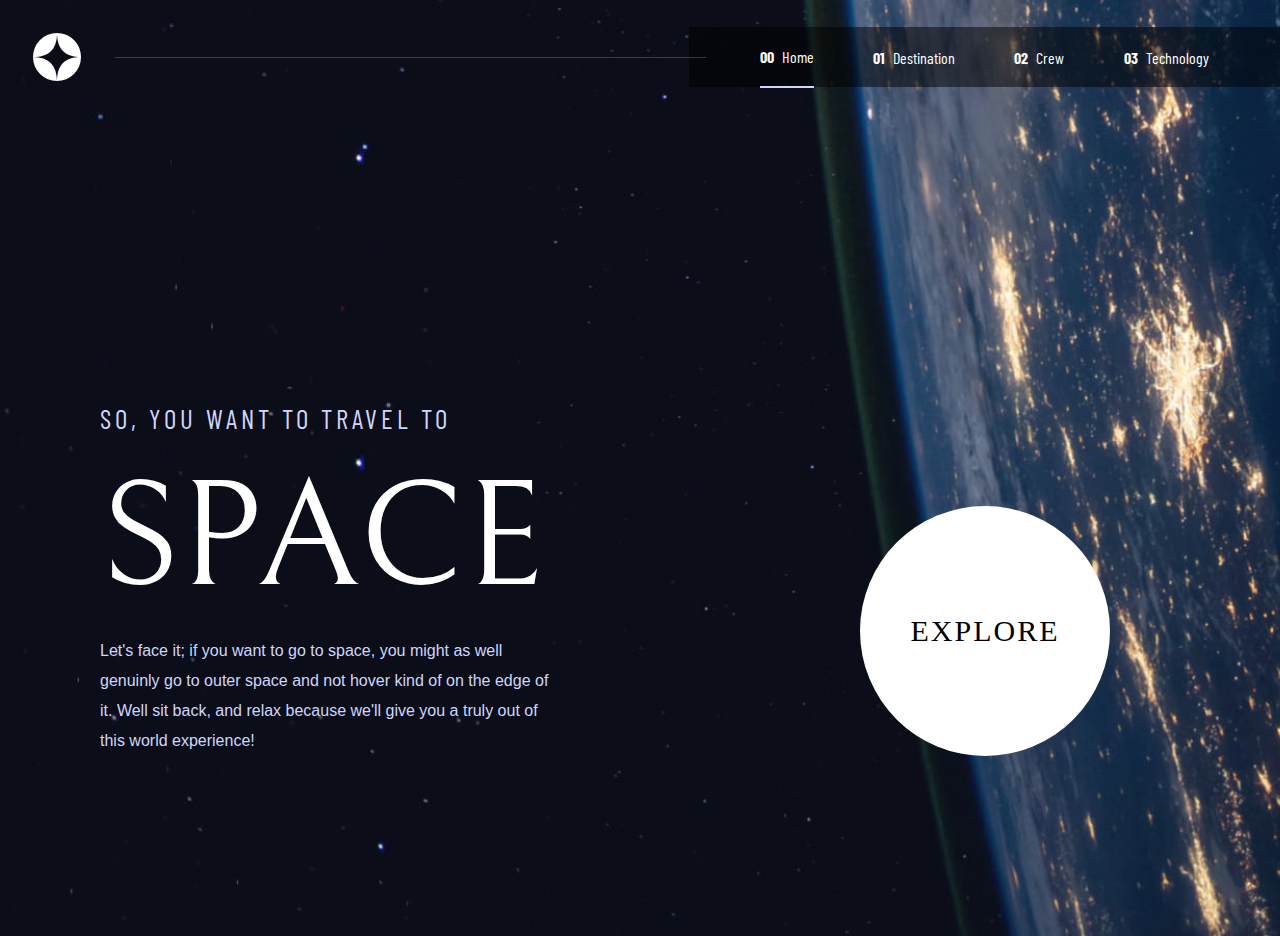
<file: index.html>
<!DOCTYPE html>
<html>
    <head>
        <meta charset="utf-8">
        <meta name="viewport" content="width=device-width, initial-scale=1">
        <title>Space Tourism Hompage</title>
        <!-- Favicon -->
        <link rel="icon" sizes="32x32" href="assets/shared/favicon-32x32.png">
        <!-- Fonts -->
        <link rel="preconnect" href="https://fonts.googleapis.com">
        <link rel="preconnect" href="https://fonts.gstatic.com" crossorigin>
        <link href="https://fonts.googleapis.com/css2?family=Barlow+Condensed&family=Bellefair&display=swap" rel="stylesheet"> 
        <!-- CSS Style Sheet -->
        <link rel="stylesheet"  href="styles/general_styles.css">
        <link rel="stylesheet" media="(min-width: 1001px)" href="styles/home_desktop_styles.css">
        <link rel="stylesheet" media="(min-width: 601px) and (max-width: 1000px)" href="styles/home_laptop_styles.css">
        <link rel="stylesheet" media="(max-width: 600px)" href="styles/home_mobile_styles.css">
    </head>

    <body>

        <div class="navbar-container">
            <link rel="stylesheet" href="styles/navbar_styles.css">
            <img class="navbar-icon" src="assets/shared/icon-hamburger.svg">
            <img class="navbar-logo" src="assets/shared/logo.svg">
            <div class="horizontal-line"></div> 
            <div class="navbar">
                <a id="home" href="index.html"><span>00&nbsp</span>Home</a>
                <a id="destination" href="destination.html"><span>01&nbsp</span>Destination</a>
                <a id="crew" href="crew.html"><span>02&nbsp</span>Crew</a>
                <a id="technology" href="technology.html"><span>03&nbsp</span>Technology</a>
            </div>
            <script src="scripts/navbar_script.js"></script>
        </div>

        <div class="home-layout-container">
            <div class="home-description">
                <h5>SO, YOU WANT TO TRAVEL TO</h5>
                <h1>SPACE</h1>
                <p>Let's face it; if you want to go to space, you might as well genuinly go to outer space and not hover kind of on the edge of it. 
                    Well sit back, and relax because we'll give you a truly out of this world experience!</p>
            </div>

            <button onclick="window.location.href='destination.html'">EXPLORE</button>

        </div>
    </body>

</html>
</file>
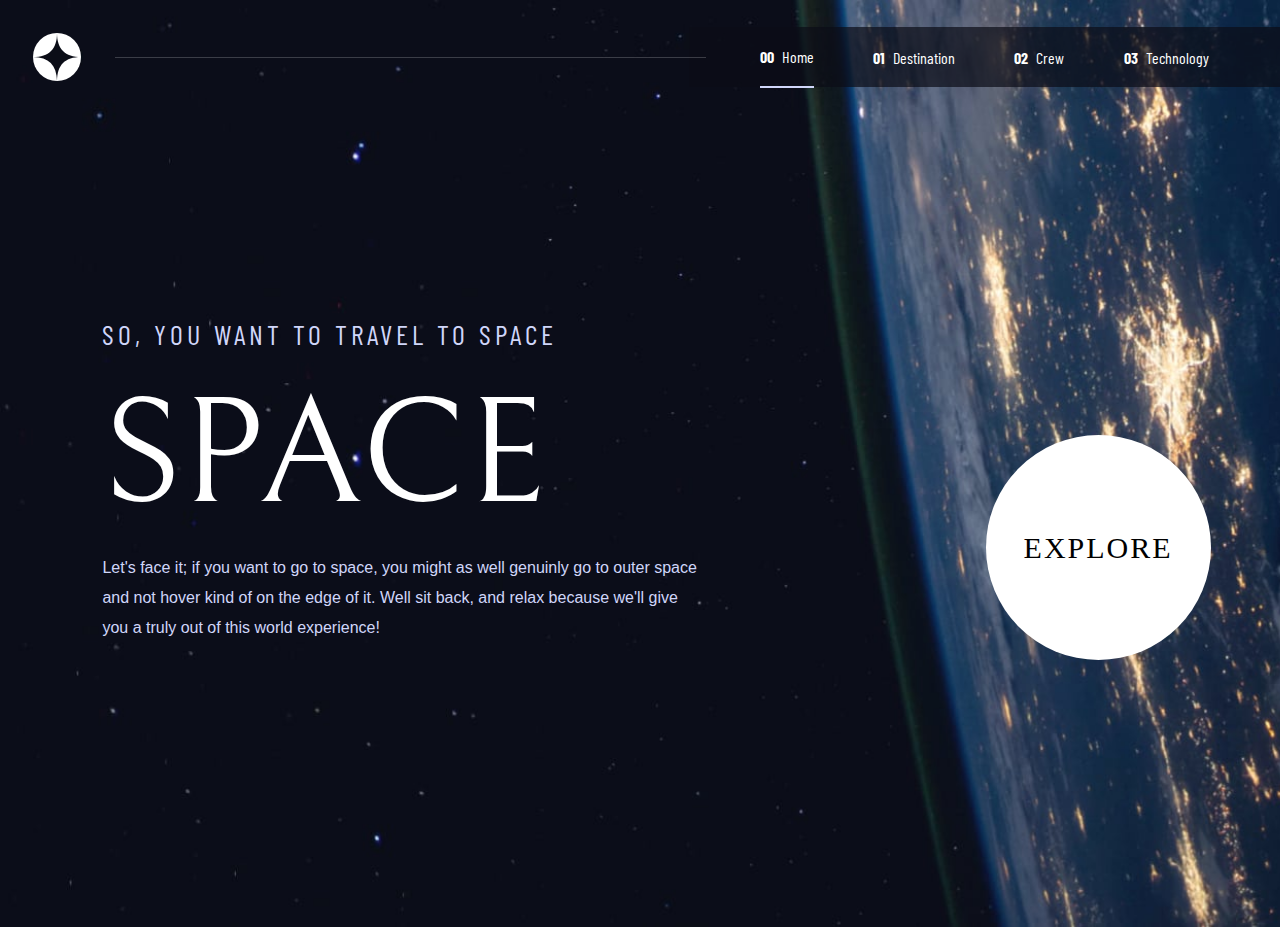
<file: elements/home-page/index.html>
<!DOCTYPE html>
<html>
    <head>
        <meta charset="utf-8">
        <meta name="viewport" content="width=device-width, initial-scale=1">
        <title>Space Tourism Hompage</title>
        <!-- Favicon -->
        <link rel="icon" sizes="32x32" href="../../assets/shared/favicon-32x32.png">
        <!-- Fonts -->
        <link rel="preconnect" href="https://fonts.googleapis.com">
        <link rel="preconnect" href="https://fonts.gstatic.com" crossorigin>
        <link href="https://fonts.googleapis.com/css2?family=Barlow+Condensed&family=Bellefair&display=swap" rel="stylesheet"> 
        <!-- CSS Style Sheet -->
        <link rel="stylesheet"  href="../styles/general_styles.css">
        <link rel="stylesheet" media="(min-width: 1201px)" href="../styles/home_desktop_styles.css">
        <link rel="stylesheet" media="(min-width: 801px) and (max-width: 1200px)" href="../styles/home_laptop_styles.css">
        <link rel="stylesheet" media="(max-width: 800px)" href="../styles/home_mobile_styles.css">
    </head>

    <body>
        
        <div class="navbar-container">
            <link rel="stylesheet" href="../styles/navbar_styles.css">
            <img class="navbar-icon" src="../../assets/shared/icon-hamburger.svg">
            <img class="navbar-logo" src="../../assets/shared/logo.svg">
            <div class="horizontal-line"></div> 
            <div class="navbar">
                <a id="home" href="../home-page/index.html"><span>00&nbsp</span>Home</a>
                <a id="destination" href="../destination-page/destination_index.html"><span>01&nbsp</span>Destination</a>
                <a id="crew" href="../crew-page/crew_index.html"><span>02&nbsp</span>Crew</a>
                <a id="technology" href="../technology-page/technology_index.html"><span>03&nbsp</span>Technology</a>
            </div>
            <script src="../navbar/navbar_script.js"></script>
        </div>

        <div class="home-layout-container">
            <div class="home-description">
                <h5>SO, YOU WANT TO TRAVEL TO SPACE</h5>
                <h1>SPACE</h1>
                <p>Let's face it; if you want to go to space, you might as well genuinly go to outer space and not hover kind of on the edge of it. 
                    Well sit back, and relax because we'll give you a truly out of this world experience!</p>
            </div>
            <!-- TODO Make Button a hyperlink to Destination Page -->
            <button>EXPLORE</button>

        </div>
    </body>

</html>

<!-- TODO Adjust pages h5 title position so there are on same height, when skipping through pages -->
<!-- TODO Refactor CSS code to give it more structure if possible -->
<!-- TODO Make sure animations are the same speed on all browsers -->
</file>
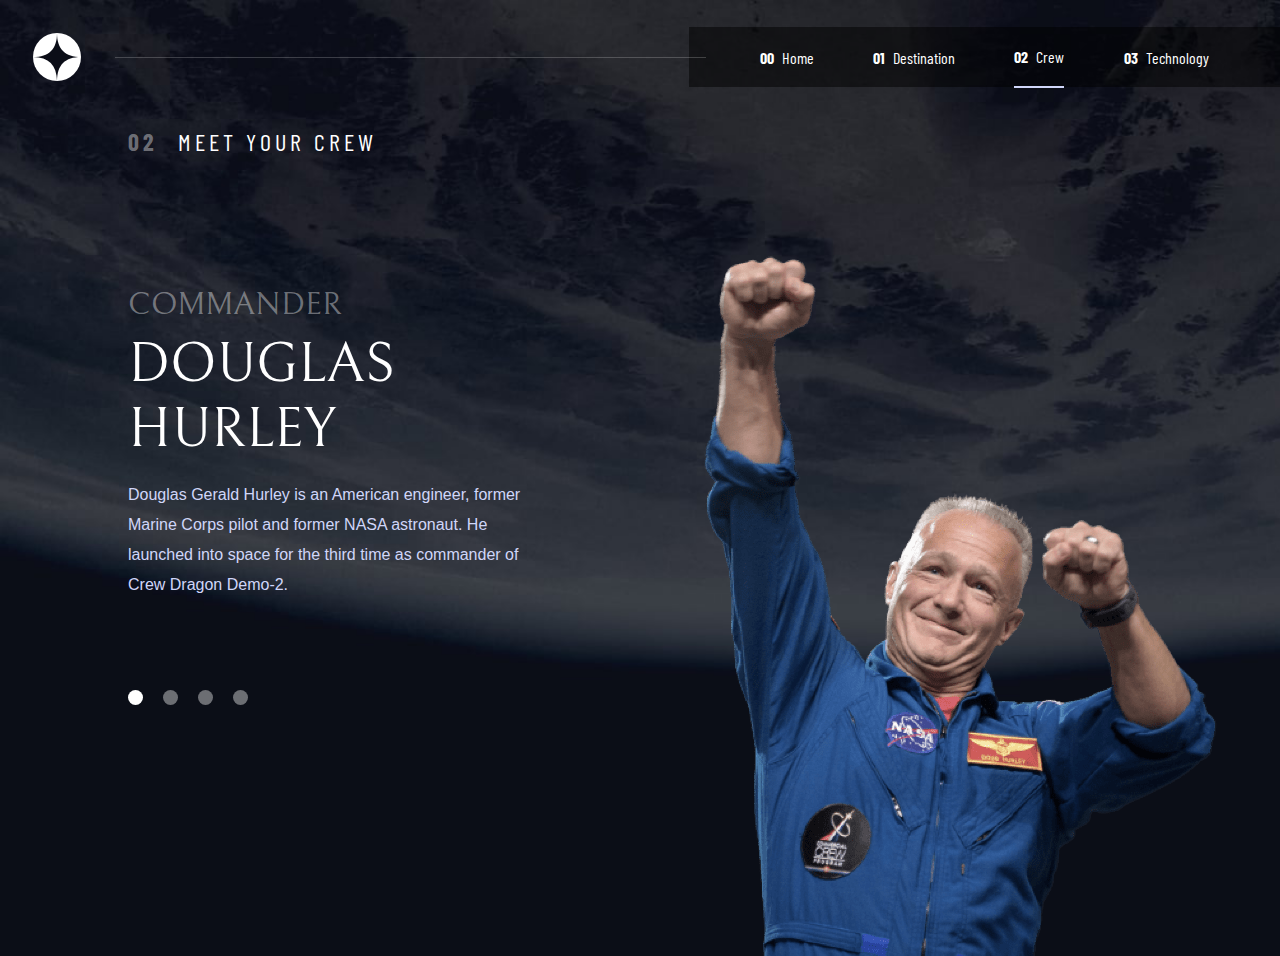
<file: crew.html>
<!DOCTYPE html>
<html>
    <head>
        <meta charset="utf-8">
        <meta name="viewport" content="width=device-width, initial-scale=1">
        <title>Crew</title>
        <!-- Favicon -->
        <link rel="icon" sizes="32x32" href="assets/shared/favicon-32x32.png">
        <!-- Fonts -->
        <link rel="preconnect" href="https://fonts.googleapis.com">
        <link rel="preconnect" href="https://fonts.gstatic.com" crossorigin>
        <link href="https://fonts.googleapis.com/css2?family=Barlow+Condensed&family=Bellefair&display=swap" rel="stylesheet">
        <!-- CSS Style Sheet -->
        <link rel="stylesheet" href="styles/general_styles.css">
        <link rel="stylesheet" media="(min-width: 1001px)" href="styles/crew_desktop_styles.css">
        <link rel="stylesheet" media="(min-width: 601px) and (max-width: 1000px)" href="styles/crew_laptop_styles.css">
        <link rel="stylesheet" media="(max-width: 600px)" href="styles/crew_mobile_styles.css">
    </head>

    <body>

        <div class="navbar-container">
            <link rel="stylesheet" href="styles/navbar_styles.css">
            <img class="navbar-icon" src="assets/shared/icon-hamburger.svg">
            <img class="navbar-logo" src="assets/shared/logo.svg">
            <div class="horizontal-line"></div> 
            <div class="navbar">
                <a id="home" href="index.html"><span>00&nbsp</span>Home</a>
                <a id="destination" href="destination.html"><span>01&nbsp</span>Destination</a>
                <a id="crew" href="crew.html"><span>02&nbsp</span>Crew</a>
                <a id="technology" href="technology.html"><span>03&nbsp</span>Technology</a>
            </div>
            <script src="scripts/navbar_script.js"></script>
        </div>

        <div class="crew-layout-container">

            <h5><span>02</span>MEET YOUR CREW</h5>

            <div class="crew-description">
                
                <h4>COMMANDER</h4>
                <h3>DOUGLAS HURLEY</h3>
                <p>Douglas Gerald Hurley is an American engineer, former Marine Corps pilot and former NASA astronaut. He launched into space for the third time as commander of Crew Dragon Demo-2.</p>
                
                <div class="nav-heading">
                    <div id="active-heading" class="nav-dot douglas-hurley"></div>
                    <div class="nav-dot mark-shuttleworth"></div>
                    <div class="nav-dot victor-glover"></div>
                    <div class="nav-dot anousheh-ansari"></div>
                </div>
            </div>
            
            <div class="crew-preview">
                <img src="assets/crew/image-douglas-hurley.png">
                <hr>
            </div>
            
        </div>

        <script src="scripts/crew_script.js"></script>
    </body>

</html>
</file>
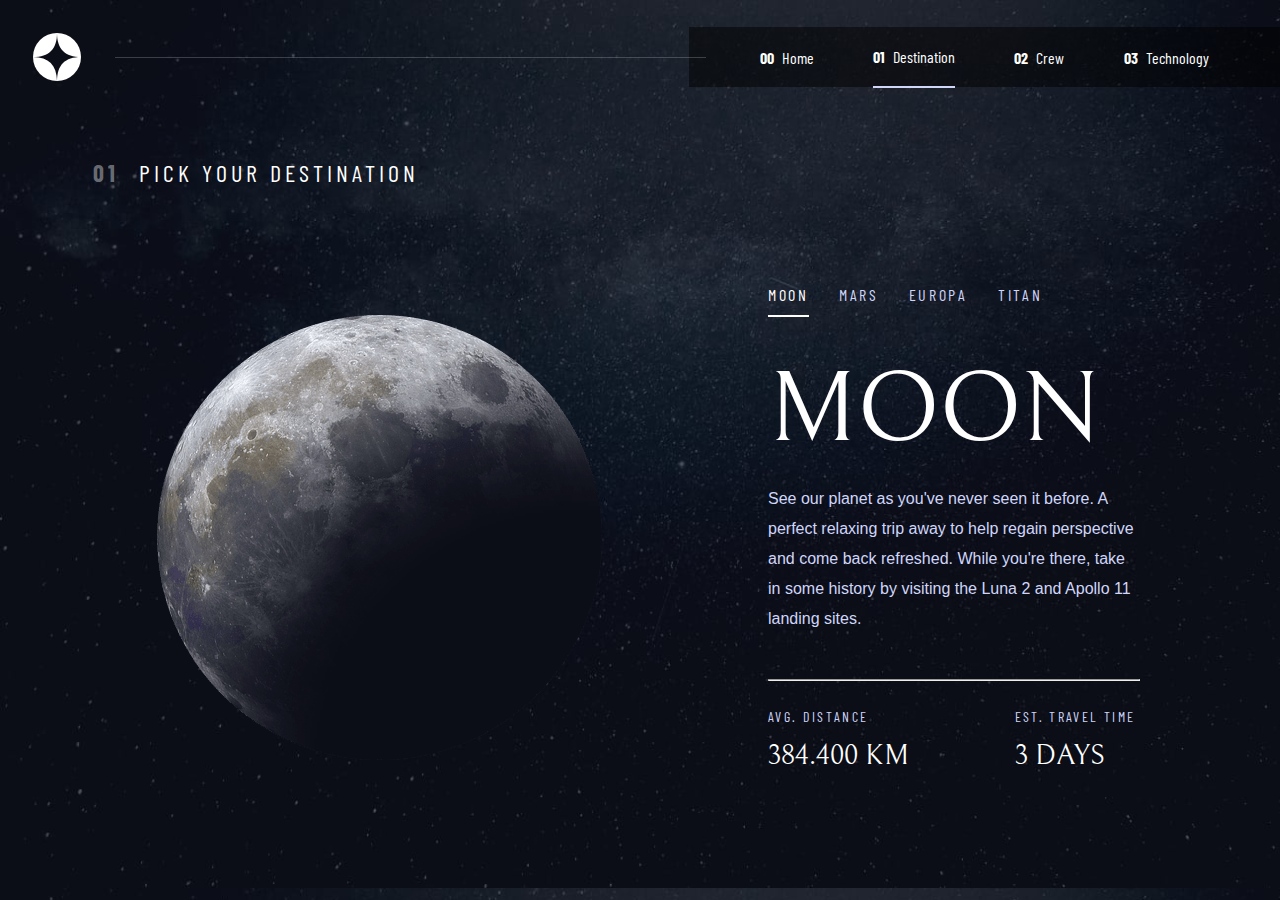
<file: destination.html>
<!DOCTYPE html>
<html>
    <head>
        <meta charset="utf-8">
        <meta name="viewport" content="width=device-width, initial-scale=1">
        <title>Destination</title>
        <!-- Favicon -->
        <link rel="icon" sizes="32x32" href="assets/shared/favicon-32x32.png">
        <!-- Fonts -->
        <link rel="preconnect" href="https://fonts.googleapis.com">
        <link rel="preconnect" href="https://fonts.gstatic.com" crossorigin>
        <link href="https://fonts.googleapis.com/css2?family=Barlow+Condensed&family=Bellefair&display=swap" rel="stylesheet">
        <!-- CSS Style Sheets -->
        <link rel="stylesheet" href="styles/general_styles.css">
        <link rel="stylesheet" media="(min-width: 1001px)" href="styles/destination_desktop_styles.css">
        <link rel="stylesheet" media="(min-width: 601px) and (max-width: 1000px)" href="styles/destination_laptop_styles.css">
        <link rel="stylesheet" media="(max-width: 600px)" href="styles/destination_mobile_styles.css">

    </head>

    <body>

        <div class="navbar-container">
            <link rel="stylesheet" href="styles/navbar_styles.css">
            <img class="navbar-icon" src="assets/shared/icon-hamburger.svg">
            <img class="navbar-logo" src="assets/shared/logo.svg">
            <div class="horizontal-line"></div> 
            <div class="navbar">
                <a id="home" href="index.html"><span>00&nbsp</span>Home</a>
                <a id="destination" href="destination.html"><span>01&nbsp</span>Destination</a>
                <a id="crew" href="crew.html"><span>02&nbsp</span>Crew</a>
                <a id="technology" href="technology.html"><span>03&nbsp</span>Technology</a>
            </div>
            <script src="scripts/navbar_script.js"></script>
        </div>

        <div class="destination-layout-container">
            <div class="destination-preview-container">
                <h5><span>01</span>PICK YOUR DESTINATION</h5>
                <img id="picture" src="assets/destination/image-moon.png">
            </div>

            <div class="destination-description-container">
                <div class="nav-heading">
                    <p id="active-heading" class="nav-text moon">MOON</p>
                    <p class="nav-text mars">MARS</p>
                    <p class="nav-text europa">EUROPA</p>
                    <p class="nav-text titan">TITAN</p>
                </div>

                <div class="detailed-description">
                    <h2 id="title">MOON</h2>
                    <p id="description">See our planet as you've never seen it before. A perfect relaxing trip away to help regain perspective and come back refreshed. 
                        While you're there, take in some history by visiting the Luna 2 and Apollo 11 landing sites.</p>
                    <hr>
                </div>

                <div class="travel-info">
                    <p class="subheading-2">AVG. DISTANCE</p>
                    <p class="subheading-2">EST. TRAVEL TIME</p>
                    <p id="distance" class="subheading-1">384.400 KM</p>
                    <p id="time" class="subheading-1">3 DAYS</p>
                </div>
            </div>

        </div>

        <script src="scripts/destination_script.js"></script>
    </body>

</html>
</file>
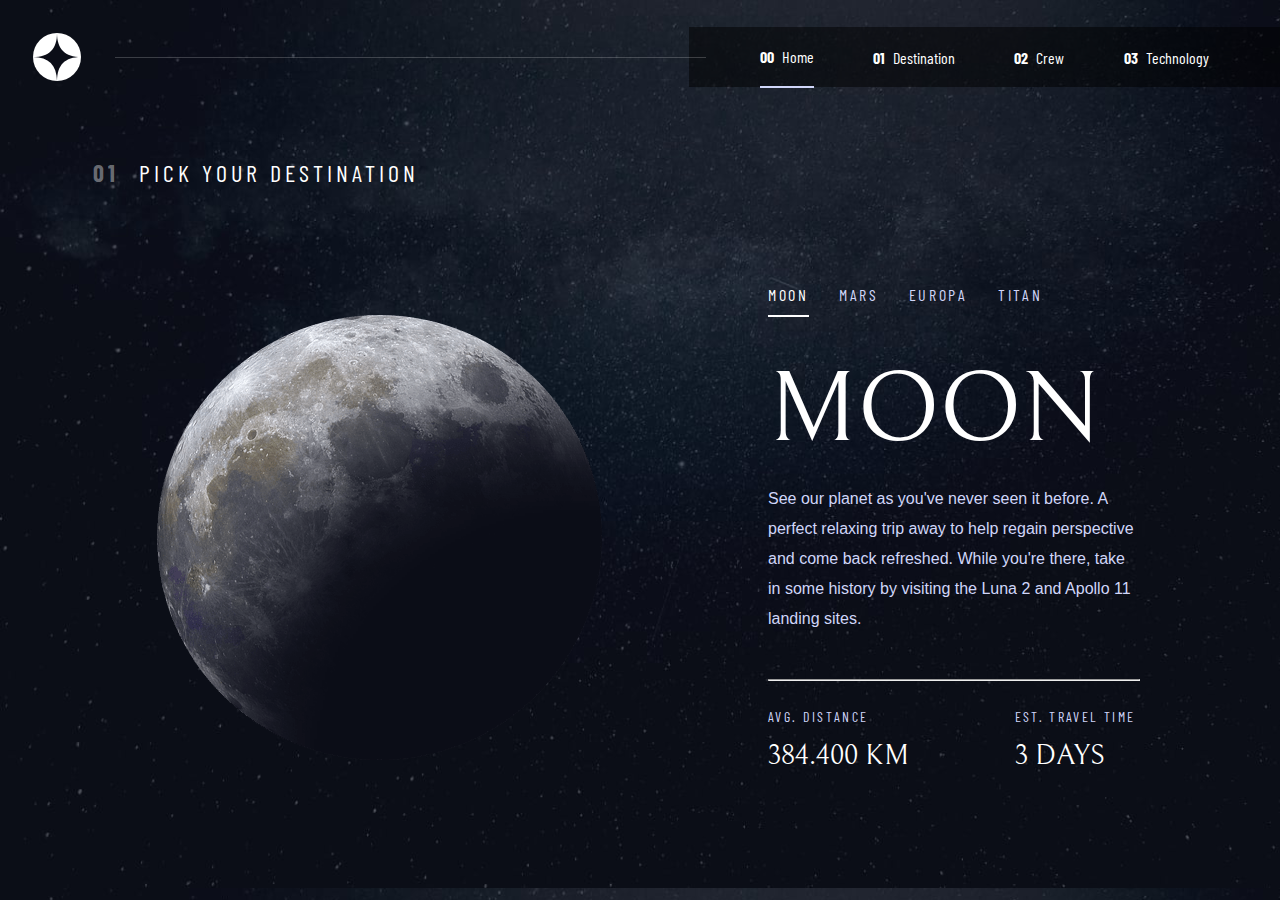
<file: destination_index.html>
<!DOCTYPE html>
<html>
    <head>
        <meta charset="utf-8">
        <meta name="viewport" content="width=device-width, initial-scale=1">
        <title>Destination</title>
        <!-- Favicon -->
        <link rel="icon" sizes="32x32" href="assets/shared/favicon-32x32.png">
        <!-- Fonts -->
        <link rel="preconnect" href="https://fonts.googleapis.com">
        <link rel="preconnect" href="https://fonts.gstatic.com" crossorigin>
        <link href="https://fonts.googleapis.com/css2?family=Barlow+Condensed&family=Bellefair&display=swap" rel="stylesheet">
        <!-- CSS Style Sheets -->
        <link rel="stylesheet" href="styles/general_styles.css">
        <link rel="stylesheet" media="(min-width: 1201px)" href="styles/destination_desktop_styles.css">
        <link rel="stylesheet" media="(min-width: 801px) and (max-width: 1200px)" href="styles/destination_laptop_styles.css">
        <link rel="stylesheet" media="(max-width: 800px)" href="styles/destination_mobile_styles.css">

    </head>

    <body>

        <div class="navbar-container">
            <link rel="stylesheet" href="styles/navbar_styles.css">
            <img class="navbar-icon" src="assets/shared/icon-hamburger.svg">
            <img class="navbar-logo" src="assets/shared/logo.svg">
            <div class="horizontal-line"></div> 
            <div class="navbar">
                <a id="home" href="home-page/index.html"><span>00&nbsp</span>Home</a>
                <a id="destination" href="destination-page/destination_index.html"><span>01&nbsp</span>Destination</a>
                <a id="crew" href="crew-page/crew_index.html"><span>02&nbsp</span>Crew</a>
                <a id="technology" href="technology-page/technology_index.html"><span>03&nbsp</span>Technology</a>
            </div>
            <script src="scripts/navbar_script.js"></script>
        </div>

        <div class="destination-layout-container">
            <div class="destination-preview-container">
                <h5><span>01</span>PICK YOUR DESTINATION</h5>
                <img id="picture" src="assets/destination/image-moon.png">
            </div>

            <div class="destination-description-container">
                <div class="nav-heading">
                    <p id="active-heading" class="nav-text moon">MOON</p>
                    <p class="nav-text mars">MARS</p>
                    <p class="nav-text europa">EUROPA</p>
                    <p class="nav-text titan">TITAN</p>
                </div>

                <div class="detailed-description">
                    <h2 id="title">MOON</h2>
                    <p id="description">See our planet as you've never seen it before. A perfect relaxing trip away to help regain perspective and come back refreshed. 
                        While you're there, take in some history by visiting the Luna 2 and Apollo 11 landing sites.</p>
                    <hr>
                </div>

                <div class="travel-info">
                    <p class="subheading-2">AVG. DISTANCE</p>
                    <p class="subheading-2">EST. TRAVEL TIME</p>
                    <p id="distance" class="subheading-1">384.400 KM</p>
                    <p id="time" class="subheading-1">3 DAYS</p>
                </div>
            </div>

        </div>

        <script src="scripts/destination_script.js"></script>
    </body>

</html>
</file>
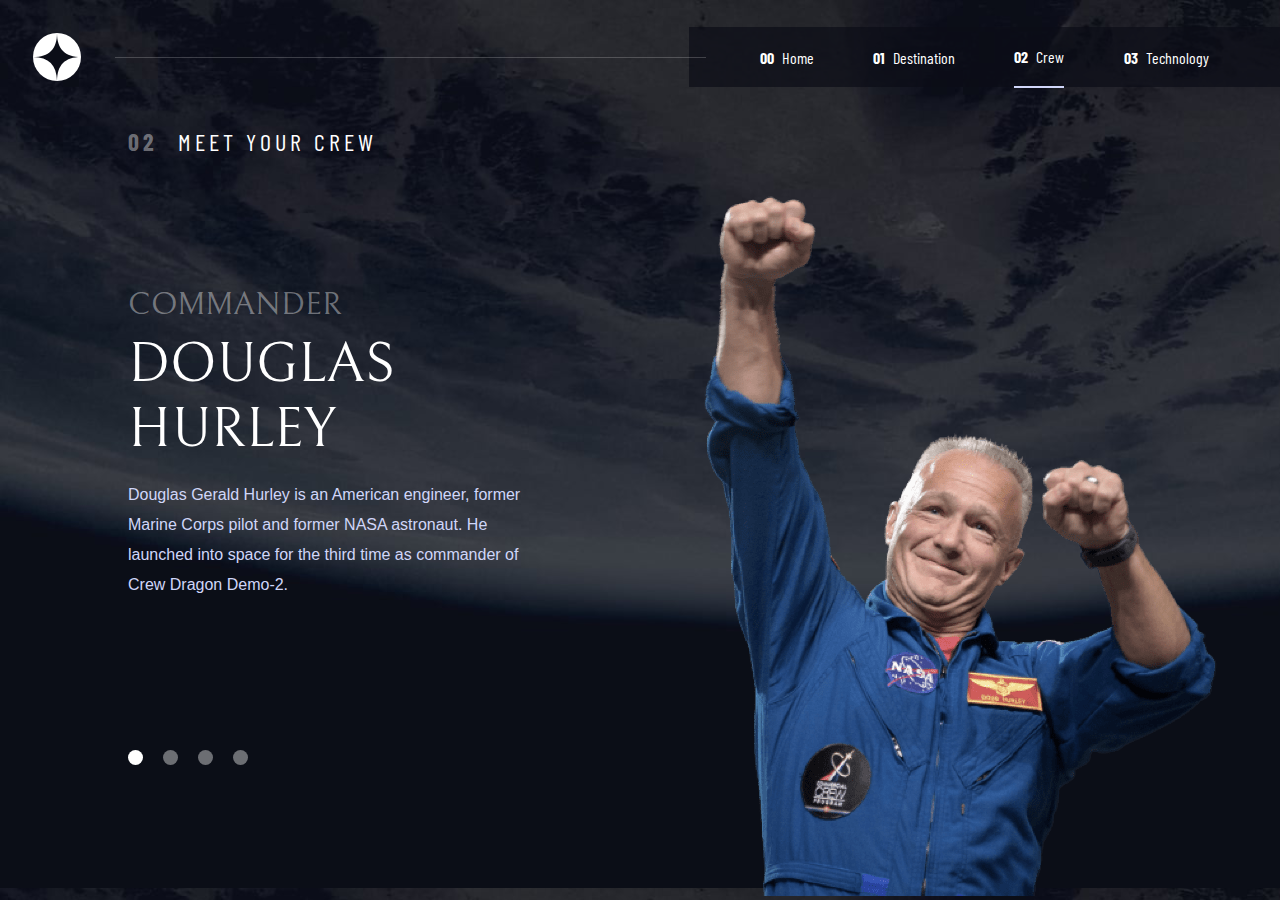
<file: elements/crew-page/crew_index.html>
<!DOCTYPE html>
<html>
    <head>
        <meta charset="utf-8">
        <meta name="viewport" content="width=device-width, initial-scale=1">
        <title>Crew</title>
        <!-- Favicon -->
        <link rel="icon" sizes="32x32" href="../../assets/shared/favicon-32x32.png">
        <!-- Fonts -->
        <link rel="preconnect" href="https://fonts.googleapis.com">
        <link rel="preconnect" href="https://fonts.gstatic.com" crossorigin>
        <link href="https://fonts.googleapis.com/css2?family=Barlow+Condensed&family=Bellefair&display=swap" rel="stylesheet">
        <!-- CSS Style Sheet -->
        <link rel="stylesheet" href="../styles/general_styles.css">
        <link rel="stylesheet" media="(min-width: 1201px)" href="../styles/crew_desktop_styles.css">
        <link rel="stylesheet" media="(min-width: 801px) and (max-width: 1200px)" href="../styles/crew_laptop_styles.css">
        <link rel="stylesheet" media="(max-width: 800px)" href="../styles/crew_mobile_styles.css">
    </head>

    <body>

        <div class="navbar-container">
            <link rel="stylesheet" href="../styles/navbar_styles.css">
            <img class="navbar-icon" src="../../assets/shared/icon-hamburger.svg">
            <img class="navbar-logo" src="../../assets/shared/logo.svg">
            <div class="horizontal-line"></div> 
            <div class="navbar">
                <a id="home" href="../home-page/index.html"><span>00&nbsp</span>Home</a>
                <a id="destination" href="../destination-page/destination_index.html"><span>01&nbsp</span>Destination</a>
                <a id="crew" href="../crew-page/crew_index.html"><span>02&nbsp</span>Crew</a>
                <a id="technology" href="../technology-page/technology_index.html"><span>03&nbsp</span>Technology</a>
            </div>
            <script src="../navbar/navbar_script.js"></script>
        </div>

        <div class="crew-layout-container">

            <h5><span>02</span>MEET YOUR CREW</h5>

            <div class="crew-description">
                
                <h4>COMMANDER</h4>
                <h3>DOUGLAS HURLEY</h3>
                <p>Douglas Gerald Hurley is an American engineer, former Marine Corps pilot and former NASA astronaut. He launched into space for the third time as commander of Crew Dragon Demo-2.</p>
                
                <!-- TODO Fix nav-dots overlapping other elements  -->
                <div class="nav-heading">
                    <div id="active-heading" class="nav-dot douglas-hurley"></div>
                    <div class="nav-dot mark-shuttleworth"></div>
                    <div class="nav-dot victor-glover"></div>
                    <div class="nav-dot anousheh-ansari"></div>
                </div>
            </div>
            
            <div class="crew-preview">
                <img src="../../assets/crew/image-douglas-hurley.png">
                <hr>
            </div>
            
        </div>

        <script src="crew_script.js"></script>
    </body>

</html>
</file>
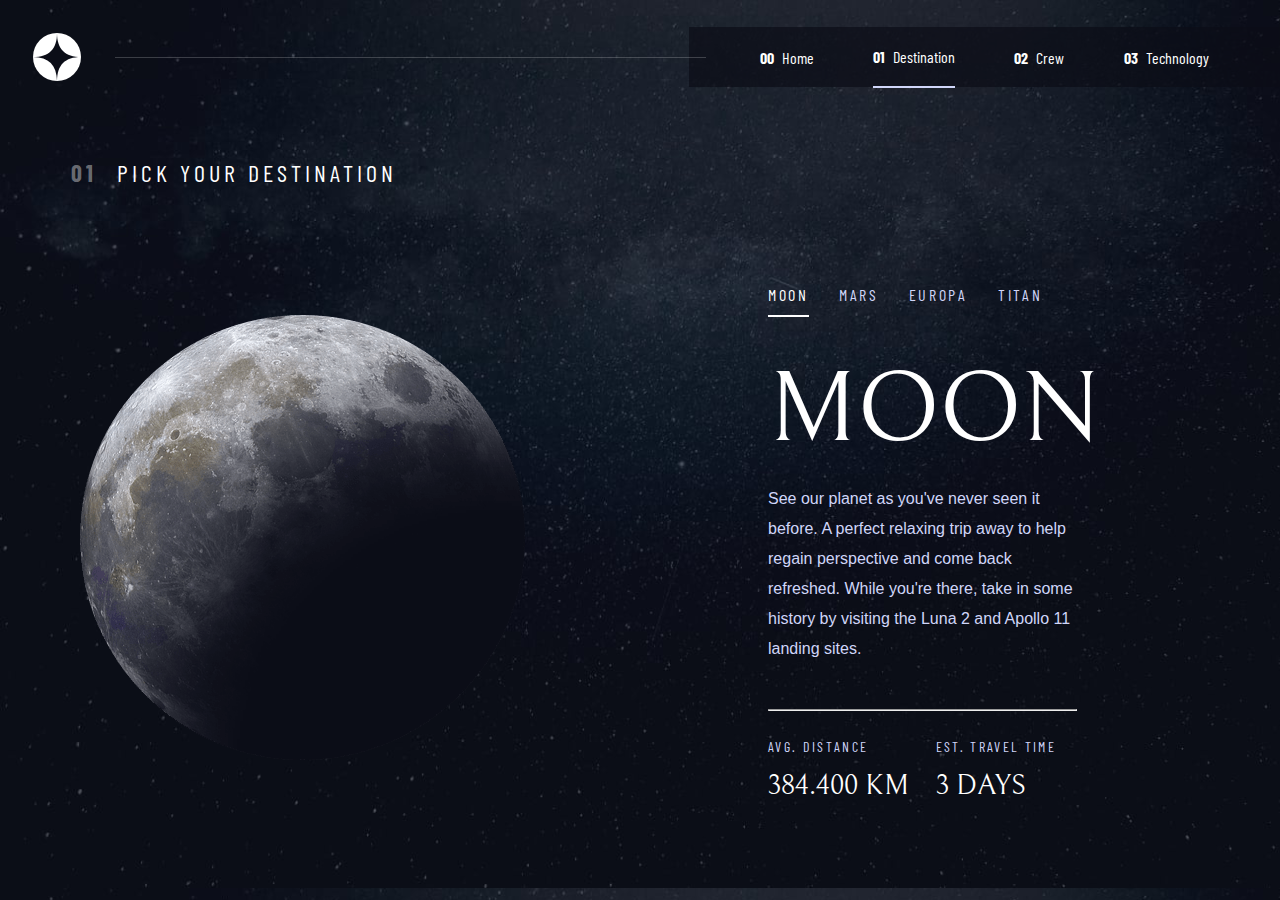
<file: elements/destination-page/destination_index.html>
<!DOCTYPE html>
<html>
    <head>
        <meta charset="utf-8">
        <meta name="viewport" content="width=device-width, initial-scale=1">
        <title>Destination</title>
        <!-- Favicon -->
        <link rel="icon" sizes="32x32" href="../../assets/shared/favicon-32x32.png">
        <!-- Fonts -->
        <link rel="preconnect" href="https://fonts.googleapis.com">
        <link rel="preconnect" href="https://fonts.gstatic.com" crossorigin>
        <link href="https://fonts.googleapis.com/css2?family=Barlow+Condensed&family=Bellefair&display=swap" rel="stylesheet">
        <!-- CSS Style Sheets -->
        <link rel="stylesheet" href="../styles/general_styles.css">
        <link rel="stylesheet" media="(min-width: 1201px)" href="../styles/destination_desktop_styles.css">
        <link rel="stylesheet" media="(min-width: 801px) and (max-width: 1200px)" href="../styles/destination_laptop_styles.css">
        <link rel="stylesheet" media="(max-width: 800px)" href="../styles/destination_mobile_styles.css">

    </head>

    <body>

        <div class="navbar-container">
            <link rel="stylesheet" href="../styles/navbar_styles.css">
            <img class="navbar-icon" src="../../assets/shared/icon-hamburger.svg">
            <img class="navbar-logo" src="../../assets/shared/logo.svg">
            <div class="horizontal-line"></div> 
            <div class="navbar">
                <a id="home" href="../home-page/index.html"><span>00&nbsp</span>Home</a>
                <a id="destination" href="../destination-page/destination_index.html"><span>01&nbsp</span>Destination</a>
                <a id="crew" href="../crew-page/crew_index.html"><span>02&nbsp</span>Crew</a>
                <a id="technology" href="../technology-page/technology_index.html"><span>03&nbsp</span>Technology</a>
            </div>
            <script src="../navbar/navbar_script.js"></script>
        </div>

        <div class="destination-layout-container">
            <div class="destination-preview-container">
                <h5><span>01</span>PICK YOUR DESTINATION</h5>
                <img id="picture" src="../../assets/destination/image-moon.png">
            </div>

            <div class="destination-description-container">
                <div class="nav-heading">
                    <p id="active-heading" class="nav-text moon">MOON</p>
                    <p class="nav-text mars">MARS</p>
                    <p class="nav-text europa">EUROPA</p>
                    <p class="nav-text titan">TITAN</p>
                </div>

                <div class="detailed-description">
                    <h2 id="title">MOON</h2>
                    <p id="description">See our planet as you've never seen it before. A perfect relaxing trip away to help regain perspective and come back refreshed. 
                        While you're there, take in some history by visiting the Luna 2 and Apollo 11 landing sites.</p>
                    <hr>
                </div>

                <div class="travel-info">
                    <p class="subheading-2">AVG. DISTANCE</p>
                    <p class="subheading-2">EST. TRAVEL TIME</p>
                    <p id="distance" class="subheading-1">384.400 KM</p>
                    <p id="time" class="subheading-1">3 DAYS</p>
                </div>
            </div>

        </div>

        <script src="destination_script.js"></script>
    </body>

</html>
</file>
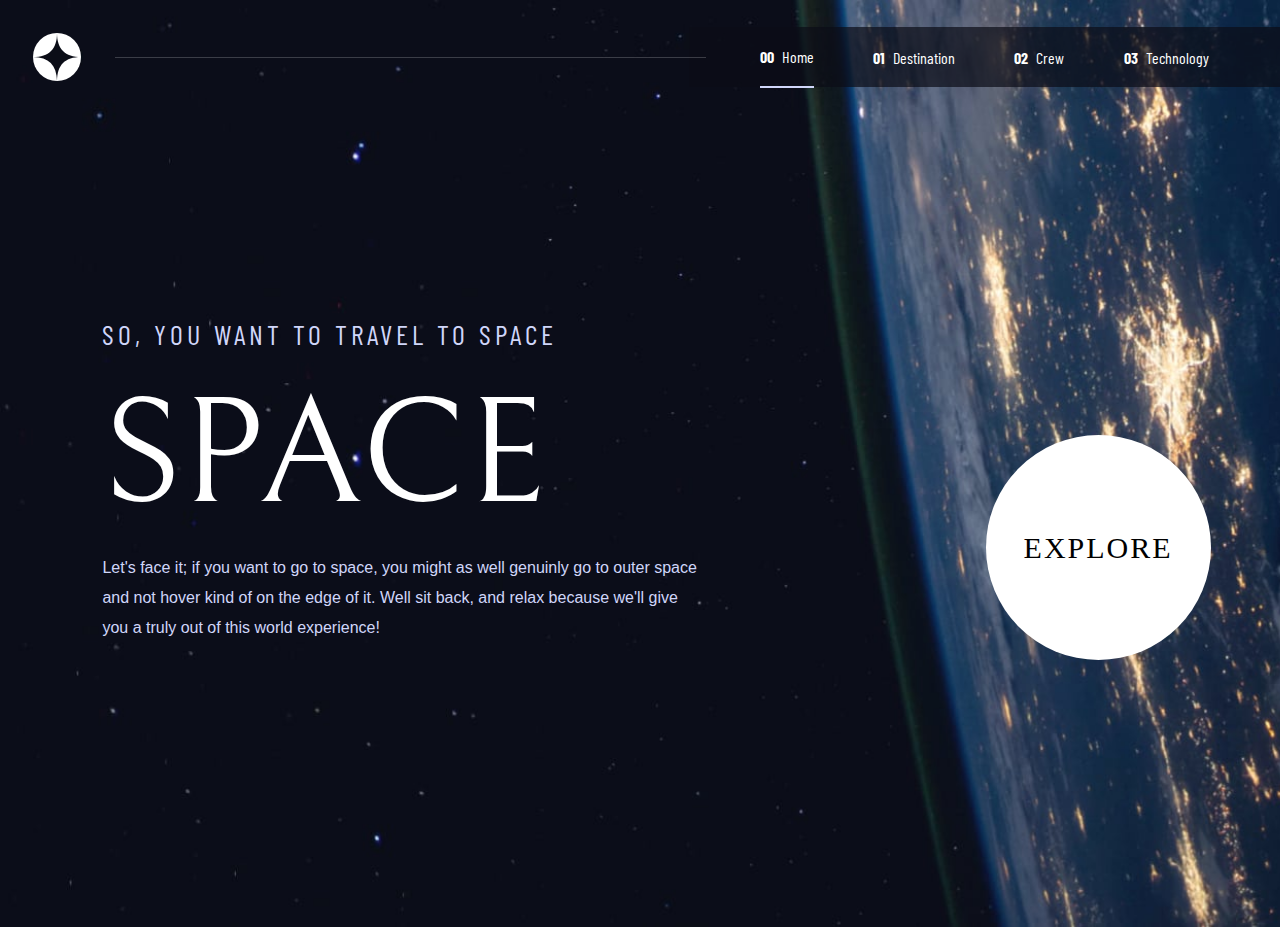
<file: elements/home-page/home_index.html>
<!DOCTYPE html>
<html>
    <head>
        <meta charset="utf-8">
        <meta name="viewport" content="width=device-width, initial-scale=1">
        <title>Space Tourism Hompage</title>
        <!-- Favicon -->
        <link rel="icon" sizes="32x32" href="../../assets/shared/favicon-32x32.png">
        <!-- Fonts -->
        <link rel="preconnect" href="https://fonts.googleapis.com">
        <link rel="preconnect" href="https://fonts.gstatic.com" crossorigin>
        <link href="https://fonts.googleapis.com/css2?family=Barlow+Condensed&family=Bellefair&display=swap" rel="stylesheet"> 
        <!-- CSS Style Sheet -->
        <link rel="stylesheet"  href="../styles/general_styles.css">
        <link rel="stylesheet" media="(min-width: 1201px)" href="../styles/home_desktop_styles.css">
        <link rel="stylesheet" media="(min-width: 801px) and (max-width: 1200px)" href="../styles/home_laptop_styles.css">
        <link rel="stylesheet" media="(max-width: 800px)" href="../styles/home_mobile_styles.css">
    </head>

    <body>
        
        <div class="navbar-container">
            <link rel="stylesheet" href="../styles/navbar_styles.css">
            <img class="navbar-icon" src="../../assets/shared/icon-hamburger.svg">
            <img class="navbar-logo" src="../../assets/shared/logo.svg">
            <div class="horizontal-line"></div> 
            <div class="navbar">
                <a id="home" href="../home-page/home_index.html"><span>00&nbsp</span>Home</a>
                <a id="destination" href="../destination-page/destination_index.html"><span>01&nbsp</span>Destination</a>
                <a id="crew" href="../crew-page/crew_index.html"><span>02&nbsp</span>Crew</a>
                <a id="technology" href="../technology-page/technology_index.html"><span>03&nbsp</span>Technology</a>
            </div>
            <script src="../navbar/navbar_script.js"></script>
        </div>

        <div class="home-layout-container">
            <div class="home-description">
                <h5>SO, YOU WANT TO TRAVEL TO SPACE</h5>
                <h1>SPACE</h1>
                <p>Let's face it; if you want to go to space, you might as well genuinly go to outer space and not hover kind of on the edge of it. 
                    Well sit back, and relax because we'll give you a truly out of this world experience!</p>
            </div>
            <!-- TODO Make Button a hyperlink to Destination Page -->
            <button>EXPLORE</button>

        </div>
    </body>

</html>

<!-- TODO Adjust pages h5 title position so there are on same height, when skipping through pages -->
<!-- TODO Refactor CSS code to give it more structure if possible -->
<!-- TODO Make sure animations are the same speed on all browsers -->
</file>
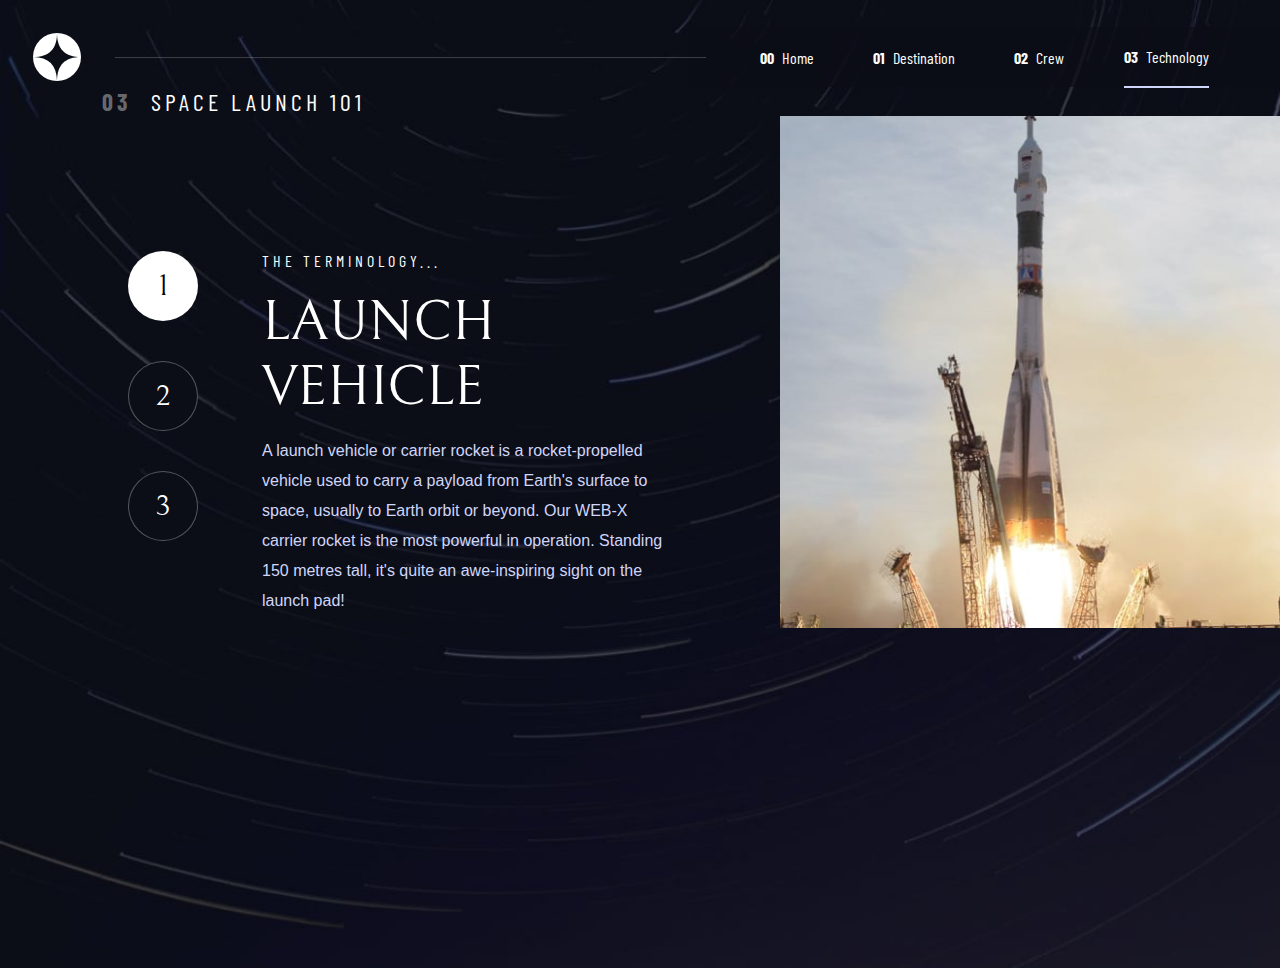
<file: elements/technology-page/technology_index.html>
<!DOCTYPE html>
<html>
    <head>
        <meta charset="utf-8">
        <meta name="viewport" content="width=device-width, initial-scale=1">
        <title>Technology</title>
        <!-- Favicon -->
        <link rel="icon" sizes="32x32" href="../../assets/shared/favicon-32x32.png">
        <!-- Fonts -->
        <link rel="preconnect" href="https://fonts.googleapis.com">
        <link rel="preconnect" href="https://fonts.gstatic.com" crossorigin>
        <link href="https://fonts.googleapis.com/css2?family=Barlow+Condensed&family=Bellefair&display=swap" rel="stylesheet">
        <!-- CSS Style Sheet -->
        <link rel="stylesheet" href="../styles/general_styles.css">
        <link rel="stylesheet" media="(min-width: 1201px)" href="../styles/technology_desktop_styles.css">
        <link rel="stylesheet" media="(min-width: 801px) and (max-width: 1200px)" href="../styles/technology_laptop_styles.css">
        <link rel="stylesheet" media="(max-width: 800px)" href="../styles/technology_mobile_styles.css">
    </head>

    <body>

        <div class="navbar-container">
            <link rel="stylesheet" href="../styles/navbar_styles.css">
            <img class="navbar-icon" src="../../assets/shared/icon-hamburger.svg">
            <img class="navbar-logo" src="../../assets/shared/logo.svg">
            <div class="horizontal-line"></div> 
            <div class="navbar">
                <a id="home" href="../home-page/index.html"><span>00&nbsp</span>Home</a>
                <a id="destination" href="../destination-page/destination_index.html"><span>01&nbsp</span>Destination</a>
                <a id="crew" href="../crew-page/crew_index.html"><span>02&nbsp</span>Crew</a>
                <a id="technology" href="../technology-page/technology_index.html"><span>03&nbsp</span>Technology</a>
            </div>
            <script src="../navbar/navbar_script.js"></script>
        </div>

        <div class="technology-layout-container">

            <h5 class="title"><span>03</span>SPACE LAUNCH 101</h5>

            <div class="technology-description-container">

                <div class="technology-description-layout">
                    <div class="nav-heading">
                        <button id="active-heading" class="launch-vehicle">1</button>
                        <button class="spaceport">2</button>
                        <button class="space-capsule">3</button>
                    </div>

                    <div class="technology-description">
                        <h5>THE TERMINOLOGY...</h5>
                        <h3>LAUNCH VEHICLE</h3>
                        <p>A launch vehicle or carrier rocket is a rocket-propelled vehicle used to carry a payload from Earth's surface to space, usually to Earth orbit or beyond. Our WEB-X carrier rocket is the most powerful in operation. Standing 150 metres tall, it's quite an awe-inspiring sight on the launch pad!</p>
                    </div>
                </div>
            </div>

            <div class="technology-preview-container">
                <img src="../../assets/technology/image-launch-vehicle-portrait.jpg">
            </div>
        </div>

        <script src="technology_script.js"></script>
    </body>
</html>
</file>
<file: styles/general_styles.css>
h1 {
    font-family: 'Bellefair', serif;
    font-size: 150px;
    font-weight: normal;
    color: #ffffff;
}

h2 {
    font-family: 'Bellefair', serif;
    font-size: 100px;
    font-weight: normal;
    color: #ffffff;
}

h3 {
    font-family: 'Bellefair', serif;
    font-size: 56px;
    font-weight: normal;
    color: #ffffff;
}

h4 {
    font-family: 'Bellefair', serif;
    font-size: 32px;
    font-weight: normal;
    color: #ffffff;
}

h5 {
    font-family: 'Barlow Condensed', sans-serif;
    font-size: 28px;
    letter-spacing: 4px;
    font-weight: normal;
    color: #D0D6F9;
}

p {
    color: #D0D6F9;
    font-family: sans-serif;
}

.subheading-1 {
    font-family: 'Bellefair', serif;
    font-size: 28px;
    font-weight: normal;
    color: #ffffff;
}

.subheading-2 {
    font-family: 'Barlow Condensed', sans-serif;
    font-size: 14px;
    font-weight: normal;
    letter-spacing: 2.35px;
    color: #ffffff;
}

.nav-text {
    font-family: 'Barlow Condensed', sans-serif;
    font-size: 16px;
    font-weight: normal;
    letter-spacing: 2.7px;
    color: #ffffff;
}
</file>
<file: styles/home_desktop_styles.css>
body {
    margin: 0;

    height: 101vh;

    background-image: url("../assets/home/background-home-desktop.jpg");
    background-size: cover;
}

h5 {
    margin: 0;

    font-size: 27px;
}

h1{
    margin: 20px 0 0 0;
}

p {
    margin: 10px 0 0 0;

    width: 450px;

    line-height: 30px;
}

button {
    align-self: flex-end;
    justify-self: center;

    width: 250px;
    height: 250px;

    border-radius: 100%;
    border: none;

    font-size: 30px;
    font-family: serif;
    letter-spacing: 2px;

    background-color: rgb(255, 255, 255);
}

button:hover  {
    outline: 50px solid rgb(255, 255, 255, 0.2);
    border: none;

    cursor: pointer;
}

button:active {
    background-color: rgb(200, 200, 200);
}

.home-layout-container {
    display: grid;
    grid-template-columns: 1fr 1fr;
    grid-template-rows: 1fr;

    margin-top: 35vh;
    margin-bottom: 10vh;
    padding-left: 100px;
}
</file>
<file: styles/home_laptop_styles.css>
body {
    margin: 0;

    background-image: url("../assets/home/background-home-tablet.jpg");
    background-size: cover;

    min-height: 100vh;
}

h5 {
    margin: 0;

    font-size: 22px;
    text-align: center;
}

h1{
    margin: 20px 0 0 0;
}

p {
    margin: 10px 0 0 0;

    width: 430px;

    text-align: center;
    line-height: 30px;

}

button {
    margin: 70px 0 8vh 0;
    width: 225px;
    height: 225px;

    border-radius: 100%;
    border: none;

    font-size: 30px;
    font-family: serif;
    letter-spacing: 2px;

    background-color: rgb(255, 255, 255);
}

button:hover  {
    outline: 50px solid rgb(255, 255, 255, 0.2);
    border: none;

    cursor: pointer;
}

button:active {
    background-color: rgb(200, 200, 200);
}

.home-layout-container {
    display: flex;
    flex-direction: column;
    align-items: center;

    margin: 0;
}

.home-description {
    margin-top: 50px;
}
</file>
<file: styles/home_mobile_styles.css>
body {
    margin: 0;

    background-image: url("../assets/home/background-home-mobile.jpg");
    background-size: cover;

    min-height: 100vh;
}

h5 {
    margin: 0;

    font-size: 20px;
    text-align: center;
}

h1{
    margin: 20px 0 0 0;

    font-size: 80px;
    text-align: center;
}

p {
    margin: 10px 0 0 0;

    width: 90vw;

    text-align: center;
    line-height: 30px;
}

button {
    margin: 70px 0 10vw 0;
    width: 150px;
    height: 150px;

    border-radius: 100%;
    border: none;

    font-size: 20px;
    font-family: serif;
    letter-spacing: 2px;

    background-color: rgb(255, 255, 255);
}

button:hover  {
    outline: 40px solid rgb(255, 255, 255, 0.2);
    border: none;

    cursor: pointer;
}

button:active {
    background-color: rgb(200, 200, 200);
}

.home-layout-container {
    display: flex;
    flex-direction: column;
    align-items: center;

    margin: 0;
}

.home-description {
    width: 90vw;
    margin-top: 50px;
}
</file>
<file: styles/navbar_styles.css>
.navbar-container {
    display: grid;
    grid-template-columns: 0.2fr 1fr 0.03fr 1fr;

    height: 60px;
    margin: 3vh 0 0 0;
}

.navbar-logo {
    grid-column: 1 / 2;
    grid-row: 1 / 2;
    justify-self: center;
    align-self: center;
}

.navbar-icon {
    display: none;
}

.horizontal-line {
    grid-column: 2 / 4;
    grid-row: 1 / 2;
    align-self: center;
    
    height: 1px;

    background-color: white;
    opacity: 0.2;
}

.navbar {
    grid-column: 3 / 5;
    grid-row: 1 / 2;

    display: flex;
    align-items: center;
    justify-content: center;

    height: 100%;

    background-color: rgb(0, 0, 0, 0.5);
}

.navbar a {
    display: flex;
    align-items: center;

    height: 100%;

    margin: 0 5%;
    
    font-family: 'Barlow Condensed', sans-serif;
    color: white;
    text-decoration: none;
}

 .navbar a:hover {
     border-bottom: solid 2px rgb(208, 214, 249, 0.6);
 }

.navbar span {
    margin-right: 5px;
    
    font-family: 'Barlow Condensed', sans-serif;
    font-weight: bold;
    color: white;
}

.navbar-active {
    border-bottom: solid 2px rgb(208, 214, 249);
}

/*-----Style Laptop Version-----*/

@media (min-width: 601px) and (max-width: 1000px) {
    
    .navbar-container {
        display: grid;
        grid-template-columns: 0.2fr 0.5fr 1fr;
    
        height: 60px;
        margin: 0;
    }

    .navbar span {
        display: none;
    }

    .navbar-icon {
        display: none;
    }

    .horizontal-line {
        display: none;
    }
}

/*-----Style Mobile Version-----*/

@media (max-width: 600px) {
    .navbar-container {
        display: flex;
        flex-direction: column;

        margin: 0;

        width: 100vw;
    }

    .navbar-icon {
        display: revert;

        position: absolute;

        width: 30px;

        top: 25px;
        right: 30px;

        z-index: 3;
    }

    .navbar-icon:hover {
        cursor: pointer;
    }

    .navbar-logo {
        justify-self: revert;
        align-self: revert;

        position: absolute;

        width: 40px;

        top: 25px;
        left: 10px;
    }

    .horizontal-line {
        display: none;
    }

    .navbar {
        display: none;
        align-items: revert;
        justify-content: revert;

        position: absolute;
        left: 50vw;

        width: 50vw;

        z-index: 1;
    }

    .navbar a {
        position: relative;
        top: 10vh;

        margin: 0 0 30px 8vw;

        height: revert;
    }

    .navbar a:hover {
        border-bottom: none;
    }

    .navbar-active {
        border-bottom: none;
    }
    
}
</file>
<file: elements/styles/general_styles.css>
h1 {
    font-family: 'Bellefair', serif;
    font-size: 150px;
    font-weight: normal;
    color: #ffffff;
}

h2 {
    font-family: 'Bellefair', serif;
    font-size: 100px;
    font-weight: normal;
    color: #ffffff;
}

h3 {
    font-family: 'Bellefair', serif;
    font-size: 56px;
    font-weight: normal;
    color: #ffffff;
}

h4 {
    font-family: 'Bellefair', serif;
    font-size: 32px;
    font-weight: normal;
    color: #ffffff;
}

h5 {
    font-family: 'Barlow Condensed', sans-serif;
    font-size: 28px;
    letter-spacing: 4px;
    font-weight: normal;
    color: #D0D6F9;
}

p {
    color: #D0D6F9;
    font-family: sans-serif;
}

.subheading-1 {
    font-family: 'Bellefair', serif;
    font-size: 28px;
    font-weight: normal;
    color: #ffffff;
}

.subheading-2 {
    font-family: 'Barlow Condensed', sans-serif;
    font-size: 14px;
    font-weight: normal;
    letter-spacing: 2.35px;
    color: #ffffff;
}

.nav-text {
    font-family: 'Barlow Condensed', sans-serif;
    font-size: 16px;
    font-weight: normal;
    letter-spacing: 2.7px;
    color: #ffffff;
}
</file>
<file: elements/styles/home_desktop_styles.css>
body {
    margin: 0;

    background-image: url("../../assets/home/background-home-desktop.jpg");
    background-size: cover;

    min-height: 100vh;

    overflow: hidden;
}

h5 {
    margin: 0;
}

h1{
    margin: 20px 0 0 0;
}

p {
    margin: 10px 0 0 0;

    width: 600px;

    line-height: 30px;
}

button {
    position: absolute;
    margin: 10% 0 0 75%;
    width: 225px;
    height: 225px;

    border-radius: 100%;
    border: none;

    font-size: 30px;
    font-family: serif;
    letter-spacing: 2px;

    background-color: rgb(255, 255, 255);
}

button:hover  {
    outline: 50px solid rgb(255, 255, 255, 0.2);
    border: none;
}

button:active {
    background-color: rgb(200, 200, 200);
}

.home-layout-container {
    display: flex;
    position: relative;

    margin: 18% 0 0 8%;
}
</file>
<file: elements/styles/home_laptop_styles.css>
body {
    margin: 0;

    background-image: url("../../assets/home/background-home-desktop.jpg");
    background-size: cover;

    min-height: 100vh;
}

h5 {
    margin: 0;

    font-size: 22px;
    text-align: center;
}

h1{
    margin: 20px 0 0 0;
}

p {
    margin: 10px 0 0 0;

    width: 430px;

    text-align: center;
    line-height: 30px;

}

button {
    margin: 70px 0 0 0;
    width: 225px;
    height: 225px;

    border-radius: 100%;
    border: none;

    font-size: 30px;
    font-family: serif;
    letter-spacing: 2px;

    background-color: rgb(255, 255, 255);
}

button:hover  {
    outline: 50px solid rgb(255, 255, 255, 0.2);
    border: none;
}

button:active {
    background-color: rgb(200, 200, 200);
}

.home-layout-container {
    display: flex;
    flex-direction: column;
    align-items: center;

    margin: 0;
}

.home-description {
    margin-top: 50px;
}
</file>
<file: elements/styles/home_mobile_styles.css>
body {
    margin: 0;

    background-image: url("../../assets/home/background-home-mobile.jpg");
    background-size: cover;

    min-height: 100vh;
}

h5 {
    margin: 0;

    font-size: 22px;
    text-align: center;
}

h1{
    margin: 20px 0 0 0;

    font-size: 100px;
    text-align: center;
}

p {
    margin: 10px 0 0 0;

    width: 90vw;

    text-align: center;
    line-height: 30px;

}

button {
    margin: 70px 0 0 0;
    width: 150px;
    height: 150px;

    border-radius: 100%;
    border: none;

    font-size: 20px;
    font-family: serif;
    letter-spacing: 2px;

    background-color: rgb(255, 255, 255);
}

button:hover  {
    outline: 50px solid rgb(255, 255, 255, 0.2);
    border: none;
}

button:active {
    background-color: rgb(200, 200, 200);
}

.home-layout-container {
    display: flex;
    flex-direction: column;
    align-items: center;

    margin: 0;
}

.home-description {
    margin-top: 50px;
}
</file>
<file: elements/styles/navbar_styles.css>
.navbar-container {
    display: grid;
    grid-template-columns: 0.2fr 1fr 0.03fr 1fr;

    height: 60px;
    margin: 3vh 0 0 0;
}

.navbar-logo {
    grid-column: 1 / 2;
    grid-row: 1 / 2;
    justify-self: center;
    align-self: center;
}

.navbar-icon {
    display: none;
}

.horizontal-line {
    grid-column: 2 / 4;
    grid-row: 1 / 2;
    align-self: center;
    
    height: 1px;

    background-color: white;
    opacity: 0.2;
}

.navbar {
    grid-column: 3 / 5;
    grid-row: 1 / 2;

    display: flex;
    align-items: center;
    justify-content: center;

    height: 100%;
    /* TODO Adjust Navbar Background Color */
    background-color: rgb(11, 13, 23, 0.7);
}

.navbar a {
    display: flex;
    align-items: center;

    height: 100%;

    margin: 0 5%;
    
    font-family: 'Barlow Condensed', sans-serif;
    color: white;
    text-decoration: none;
}

 .navbar a:hover {
     border-bottom: solid 2px rgb(208, 214, 249, 0.6);
 }

.navbar span {
    margin-right: 5px;
    
    font-family: 'Barlow Condensed', sans-serif;
    font-weight: bold;
    color: white;
}

.navbar-active {
    border-bottom: solid 2px rgb(208, 214, 249);
}

/*-----Style Laptop Version-----*/

@media (min-width: 801px) and (max-width: 1200px) {
    .navbar-container {
        margin: 0;
    }

    .navbar span {
        display: none;
    }

    .navbar-icon {
        display: none;
    }
}

/*-----Style Mobile Version-----*/

@media (max-width: 800px) {
    .navbar-container {
        display: flex;
        flex-direction: column;

        margin: 0;

        width: 100vw;
    }

    .navbar-icon {
        display: revert;

        position: absolute;

        width: 30px;

        top: 10px;
        right: 30px;

        z-index: 3;
    }

    .navbar-icon:hover {
        cursor: pointer;
    }

    .navbar-logo {
        justify-self: revert;
        align-self: revert;

        position: absolute;

        width: 50px;

        top: 10px;
        left: 10px;
    }

    .horizontal-line {
        display: none;
    }

    .navbar {
        display: none;
        align-items: revert;
        justify-content: revert;

        position: absolute;
        left: 50vw;

        width: 50vw;

        z-index: 1;
    }

    .navbar a {
        position: relative;
        top: 10vh;

        margin: 0 0 30px 8vw;

        height: revert;
    }

    .navbar a:hover {
        border-bottom: none;
    }

    .navbar-active {
        border-bottom: none;
    }
    
}
</file>
<file: styles/crew_desktop_styles.css>
body {
    margin: 0;

    background-image: url("../assets/crew/background-crew-desktop.jpg");
    background-size: cover;

    overflow: hidden;
}

.crew-layout-container {
    display: grid;
    grid-template-columns: 1fr 1fr;
    grid-template-rows: 0.4fr;

    height: 96.5vh;
}

.crew-layout-container h5 {
    grid-column: 1;

    position: relative;
    left: 10vw;
    
    color: white;
    font-size: 24px;
}

.crew-layout-container span {
    margin-right: 20px;

    color: rgb(255, 255, 255, 0.4);
    font-weight: bold;
}

.crew-description {
    grid-column: 1;

    position: relative;
    
    width: 50%;
    padding-left: 10vw;
}

.crew-description h4 {
    margin: 10vh 0 0 0;

    color: rgb(255, 255, 255, 0.4);
}

.crew-description h3 {
    margin: 1vh 0 0 0;
}

.crew-description p {
    margin: 2vh 0 0 0;

    width: 400px;

    line-height: 30px;
}

.nav-heading {
    display: flex;

    margin-top: 10vh;
}

.nav-dot {
    width: 15px;
    height: 15px;
   
    margin-right: 20px;

    background-color: rgb(255, 255, 255, 0.4);

    border-radius: 100%;
}

.nav-dot:hover {
    cursor: pointer;

    background-color: rgb(255, 255, 255, 0.7);
}

#active-heading {
    cursor: pointer;

    background-color: rgb(255, 255, 255) 
}

.crew-preview {
    display: flex;
    justify-content: center;
    align-items: flex-end;

    grid-column: 2;
}

.crew-preview img {
    width: 400;
}

.crew-preview hr {
    display: none;
}
</file>
<file: styles/crew_laptop_styles.css>
body {
    margin: 0;

    background-image: url("../assets/crew/background-crew-desktop.jpg");
    background-size: cover;

    overflow-x: hidden;
}

.crew-layout-container h5 {
    position: relative;
    left: 5vw;

    color: white;
    font-size: 22px;
}

.crew-layout-container span {
    margin-right: 20px;

    color: rgb(255, 255, 255, 0.4);
    font-weight: bold;
}

.crew-description {
    display: flex;
    flex-direction: column;
    align-items: center;
}

.crew-description h4 {
    margin: 0 0 10px 0;

    color: rgb(255, 255, 255, 0.4);

    font-size: 26px;
}

.crew-description h3 {
    margin: 0 0 10px 0;

    font-size: 45px;
}

.crew-description p {
    margin: 0 0 0 0;

    width: 610px;

    text-align: center;
    line-height: 30px;
}

.nav-heading {
    display: flex;

    margin-top: 30px;
}

.nav-dot {
    width: 15px;
    height: 15px;
   
    margin-right: 30px;

    background-color: rgb(255, 255, 255, 0.4);

    border-radius: 100%;
}

.nav-dot:hover {
    cursor: pointer;

    background-color: rgb(255, 255, 255, 0.7);
}

#active-heading {
    cursor: pointer;

    background-color: rgb(255, 255, 255) 
}

.crew-preview {
    display: flex;
    justify-content: center;
    align-items: flex-end;

    height: 58.5vh;
    min-height: 500px;

    margin-top: 20px;
}

.crew-preview img {
    height: 500px;
}

.crew-preview hr {
    display: none;
}
</file>
<file: styles/crew_mobile_styles.css>
body {
    margin: 0;

    background-image: url("../assets/crew/background-crew-desktop.jpg");
    background-size: cover;

    overflow-x: hidden;

    min-height: 100vh;
}

.crew-layout-container {
    display: grid;
    grid-template-columns: 1fr;
    grid-template-rows: 0.1fr 1fr 1fr;
}

.crew-layout-container h5 {
    grid-row: 1;

    color: white;
    font-size: 20px;
    text-align: center;
}

.crew-layout-container span {
    margin-right: 20px;

    color: rgb(255, 255, 255, 0.4);
    font-weight: bold;
}

.crew-description {
    display: grid;
    grid-template-rows: 0.1fr 0.1fr;
    grid-template-columns: 1fr;
    justify-items: center;
    gap: 5vh;

    grid-row: 3;
}

.crew-description h4 {
    grid-row: 2;
    grid-column: 1;

    margin: 0 0 10px 0;

    color: rgb(255, 255, 255, 0.4);

    font-size: 22px;
}

.crew-description h3 {
    grid-row: 2;
    grid-column: 1;

    margin: 50px 0 10px 0;

    font-size: 28px;
}

.crew-description p {
    grid-row: 2;
    grid-column: 1;

    margin: 100px 0 0 0;

    width: 90vw;

    text-align: center;
    line-height: 30px;
}

.nav-heading {
    display: flex;
    grid-row: 1;

    margin-top: 30px;
}

.nav-dot {
    width: 15px;
    height: 15px;
   
    margin-right: 30px;

    background-color: rgb(255, 255, 255, 0.4);

    border-radius: 100%;
}

.nav-dot:hover {
    cursor: pointer;

    background-color: rgb(255, 255, 255, 0.7);
}

#active-heading {
    cursor: pointer;

    background-color: rgb(255, 255, 255) 
}

.crew-preview {
    display: flex;
    flex-direction: column;
    align-items: center;
    justify-content: end;

    grid-row: 2;
    min-height: 89vw;
}

.crew-preview img {
    width: 60vw;
}

.crew-preview hr {
    width: 80vw;
     
    margin: 0;

    opacity: 0.;
}
</file>
<file: styles/destination_desktop_styles.css>
body {
    margin: 0;

    background-image: url("../assets/destination/background-destination-desktop.jpg");
    background-size: cover;

    overflow: hidden;
}

.destination-layout-container {
    display: flex;
}

/*-----Style Destination Preview-----*/

.destination-preview-container {
    display: flex;
    flex-direction: column;
    justify-content: center;
    align-items: center;

    width: 60%;
    height: 89vh; /* -11vh from navbar */
}

.destination-preview-container h5 {
    position: relative;
    left: -10vw;
    top: -35vh;

    color: white;
    font-size: 24px;
}

.destination-preview-container span {
    margin-right: 20px;

    color: rgb(255, 255, 255, 0.4);
    font-weight: bold;
}

.destination-preview-container img {
    position: absolute;
    top: 35vh;
    right: 53vw;
}

/*-----Style Destination Description-----*/

.destination-description-container {
    width: 40%;
    height: 89vh; /* -11vh from navbar */
}

.nav-heading {
    display: flex;

    margin-top: 22vh;
}

.nav-heading p {
    height: 30px;
    margin: 0 30px 0 0;

    color:rgb(208, 214, 249);

    z-index: 1;
}

.detailed-description h2 {
    margin: 4vh 0 0 0;

    position: relative;
    z-index: 1;
}

.detailed-description  p {
    width: 370px;
    line-height: 30px;

    position: relative;
    z-index: 1;
}

.detailed-description hr {
    width: 370px;
    margin: 5vh 0 0 0;

    color: rgb(208, 214, 249, 0.2);

    position: relative;
    z-index: 1;
}

.travel-info {
    display: grid;
    grid-template-columns: 2fr 1fr;
    grid-template-rows: 1fr 1fr;

    width: 370px;
    margin: 3vh 0 0 0;
}

.travel-info p {
    margin: 0;

    z-index: 1;
}

.travel-info .subheading-2 {
    color:rgb(208, 214, 249);
}

/*-----Style Different States-----*/

.nav-heading p:hover {
    cursor: pointer;

    border-bottom: solid 2px rgb(255, 255, 255, 0.5);
}

#active-heading {
    color: white;
    border-bottom: solid 2px white;
}
</file>
<file: styles/destination_laptop_styles.css>
body {
    margin: 0;

    min-height: 100vh; /* To prevent background-image from cutting off and repeating. */

    background-image: url("../assets/destination/background-destination-desktop.jpg");
    background-size: cover;

    overflow-x: hidden;
}

/*-----Style Destination Preview-----*/

.destination-preview-container {
    display: flex;
    flex-direction: column;
    align-items: center;
}

.destination-preview-container h5 {
    position: relative;
    left: -27vw;

    color: white;
    font-size: 22px;
}

.destination-preview-container span {
    margin-right: 20px;

    color: rgb(255, 255, 255, 0.4);
    font-weight: bold;
}

.destination-preview-container img {
    width: 250px;

    position: relative;
    right: 1vw;
}

/*-----Style Destination Description-----*/

.destination-description-container {
    display: flex;
    flex-direction: column;
    align-items: center;

    padding-bottom: 50px;
}

.nav-heading {
    display: flex;

    margin-top: 40px;
}

.nav-heading p {
    height: 30px;
    margin: 0 30px 0 0;

    color:rgb(208, 214, 249);
}

.detailed-description {
    display: flex;
    flex-direction: column;
    align-items: center;
}

.detailed-description h2 {
    margin: 4vh 0 0 0;

    font-size: 80px;
}

.detailed-description  p {
    width: 60vw;

    text-align: center;
    line-height: 30px;
}

.detailed-description hr {
    width: 100%;

    margin: 2vh 0 0 0;

    color: rgb(208, 214, 249, 0.2);
}

.travel-info {
    display: grid;
    grid-template-columns: 1fr 1fr;
    grid-template-rows: 1fr 1fr;
    column-gap: 15vw;
    text-align: center;
    
    margin: 3vh 0 0 0;
}

.travel-info p {
    margin: 0;
}

.travel-info .subheading-2 {
    color:rgb(208, 214, 249);
}

/*-----Style Different States-----*/

.nav-heading p:hover {
    cursor: pointer;

    border-bottom: solid 2px rgb(255, 255, 255, 0.5);
}

#active-heading {
    color: white;
    border-bottom: solid 2px white;
}
</file>
<file: styles/destination_mobile_styles.css>
body {
    margin: 0;

    min-height: 100vh; /* To prevent background-image from cutting off and repeating. */

    background-image: url("../assets/destination/background-destination-desktop.jpg");
    background-size: cover;

    overflow-x: hidden;
}

/*-----Style Destination Preview-----*/

.destination-preview-container {
    display: flex;
    flex-direction: column;
    align-items: center;
}

.destination-preview-container h5 {
    color: white;
    font-size: 20px;
}

.destination-preview-container span {
    margin-right: 20px;

    color: rgb(255, 255, 255, 0.4);
    font-weight: bold;
}

.destination-preview-container img {
    width: 200px;

    position: relative;
    right: 1vw;
}

/*-----Style Destination Description-----*/

.destination-description-container {
    display: flex;
    flex-direction: column;
    align-items: center;

    padding-bottom: 50px;
}

.nav-heading {
    display: flex;

    margin-top: 40px;
}

.nav-heading p {
    height: 30px;
    margin: 0 4vw 0 0;

    color:rgb(208, 214, 249);
}

.detailed-description {
    display: flex;
    flex-direction: column;
    align-items: center;
}

.detailed-description h2 {
    margin: 4vh 0 0 0;

    font-size: 75px;
}

.detailed-description  p {
    width: 80vw;

    text-align: center;
    line-height: 30px;
}

.detailed-description hr {
    width: 100%;

    margin: 2vh 0 0 0;

    color: rgb(208, 214, 249, 0.2);
}

.travel-info {
    display: grid;
    grid-template-columns: 1fr 1fr;
    grid-template-rows: 1fr 1fr;
    column-gap: 5vw;
    text-align: center;
    
    margin: 3vh 0 0 0;
}

.travel-info p {
    margin: 0;
}

.travel-info .subheading-2 {
    color:rgb(208, 214, 249);
}

/*-----Style Different States-----*/

.nav-heading p:hover {
    cursor: pointer;

    border-bottom: solid 2px rgb(255, 255, 255, 0.5);
}

#active-heading {
    color: white;
    border-bottom: solid 2px white;
}
</file>
<file: elements/styles/crew_desktop_styles.css>
body {
    margin: 0;

    background-image: url("../../assets/crew/background-crew-desktop.jpg");
    background-size: cover;

    /* overflow: hidden; */
}

.crew-layout-container {
    display: grid;
    grid-template-columns: 1fr 1fr;
    grid-template-rows: 0.4fr;

    height: 89vh;
}

.crew-layout-container h5 {
    grid-column: 1;

    position: relative;
    left: 10vw;
    
    color: white;
    font-size: 24px;
}

.crew-layout-container span {
    margin-right: 20px;

    color: rgb(255, 255, 255, 0.4);
    font-weight: bold;
}

.crew-description {
    grid-column: 1;
    
    width: 50%;
    padding-left: 10vw;
}

.crew-description h4 {
    margin: 10vh 0 0 0;

    color: rgb(255, 255, 255, 0.4);
}

.crew-description h3 {
    margin: 1vh 0 0 0;
}

.crew-description p {
    margin: 2vh 0 0 0;

    width: 400px;

    line-height: 30px;
}

.nav-heading {
    display: flex;

    position: absolute;
    bottom: 15vh;
}

.nav-dot {
    width: 15px;
    height: 15px;
   
    margin-right: 20px;

    background-color: rgb(255, 255, 255, 0.4);

    border-radius: 100%;
}

.nav-dot:hover {
    cursor: pointer;

    background-color: rgb(255, 255, 255, 0.7);
}

#active-heading {
    cursor: pointer;

    background-color: rgb(255, 255, 255) 
}

.crew-preview {
    display: flex;
    justify-content: center;

    grid-column: 2;
}

.crew-preview hr {
    display: none;
}
</file>
<file: elements/styles/crew_laptop_styles.css>
body {
    margin: 0;

    background-image: url("../../assets/crew/background-crew-desktop.jpg");
    background-size: cover;
}

.crew-layout-container h5 {
    position: relative;
    left: 5vw;

    color: white;
    font-size: 22px;
}

.crew-layout-container span {
    margin-right: 20px;

    color: rgb(255, 255, 255, 0.4);
    font-weight: bold;
}

.crew-description {
    display: flex;
    flex-direction: column;
    align-items: center;
}

.crew-description h4 {
    margin: 0 0 10px 0;

    color: rgb(255, 255, 255, 0.4);

    font-size: 26px;
}

.crew-description h3 {
    margin: 0 0 10px 0;

    font-size: 45px;
}

.crew-description p {
    margin: 0 0 0 0;

    width: 610px;

    text-align: center;
    line-height: 30px;
}

.nav-heading {
    display: flex;

    margin-top: 30px;
}

.nav-dot {
    width: 15px;
    height: 15px;
   
    margin-right: 30px;

    background-color: rgb(255, 255, 255, 0.4);

    border-radius: 100%;
}

.nav-dot:hover {
    cursor: pointer;

    background-color: rgb(255, 255, 255, 0.7);
}

#active-heading {
    cursor: pointer;

    background-color: rgb(255, 255, 255) 
}

.crew-preview {
    display: flex;
    justify-content: center;
    align-items: flex-end;

    height: 58.5vh;
    min-height: 500px;

    margin-top: 20px;
}

.crew-preview img {
    height: 500px;
}

.crew-preview hr {
    display: none;
}
</file>
<file: elements/styles/crew_mobile_styles.css>
body {
    margin: 0;

    background-image: url("../../assets/crew/background-crew-desktop.jpg");
    background-size: cover;

    overflow-x: hidden;

    min-height: 100vh;
}

.crew-layout-container {
    display: grid;
    grid-template-columns: 1fr;
    grid-template-rows: 0.1fr 1fr 1fr;
}

.crew-layout-container h5 {
    grid-row: 1;

    color: white;
    font-size: 22px;
    text-align: center;
}

.crew-layout-container span {
    margin-right: 20px;

    color: rgb(255, 255, 255, 0.4);
    font-weight: bold;
}

.crew-description {
    display: grid;
    grid-template-rows: 0.1fr 0.1fr;
    grid-template-columns: 1fr;
    justify-items: center;
    gap: 30px;

    grid-row: 3;
}

.crew-description h4 {
    grid-row: 2;
    grid-column: 1;

    margin: 0 0 10px 0;

    color: rgb(255, 255, 255, 0.4);

    font-size: 24px;
}

.crew-description h3 {
    grid-row: 2;
    grid-column: 1;

    margin: 50px 0 10px 0;

    font-size: 38px;
}

.crew-description p {
    grid-row: 2;
    grid-column: 1;

    margin: 100px 0 0 0;

    width: 80vw;

    text-align: center;
    line-height: 30px;
}

.nav-heading {
    display: flex;
    grid-row: 1;

    margin-top: 30px;
}

.nav-dot {
    width: 15px;
    height: 15px;
   
    margin-right: 30px;

    background-color: rgb(255, 255, 255, 0.4);

    border-radius: 100%;
}

.nav-dot:hover {
    cursor: pointer;

    background-color: rgb(255, 255, 255, 0.7);
}

#active-heading {
    cursor: pointer;

    background-color: rgb(255, 255, 255) 
}

.crew-preview {
    display: flex;
    flex-direction: column;
    align-items: center;
    justify-content: end;

    grid-row: 2;
    min-height: 446px;
}

.crew-preview img {
    width: 300px;
}

.crew-preview hr {
    width: 80vw;
     
    margin: 0;

    opacity: 0.;
}
</file>
<file: elements/styles/destination_desktop_styles.css>
body {
    margin: 0;

    background-image: url("../../assets/destination/background-destination-desktop.jpg");
    background-size: cover;

    overflow: hidden;
}

.destination-layout-container {
    display: flex;
}

/*-----Style Destination Preview-----*/

.destination-preview-container {
    display: flex;
    flex-direction: column;
    justify-content: center;
    align-items: center;

    width: 60%;
    height: 89vh; /* -11vh from navbar */
}

.destination-preview-container h5 {
    position: relative;
    left: -150px;
    top: -35vh;

    color: white;
    font-size: 24px;
}

.destination-preview-container span {
    margin-right: 20px;

    color: rgb(255, 255, 255, 0.4);
    font-weight: bold;
}

.destination-preview-container img {
    position: absolute;
    top: 35vh;
    right: 59vw;
}

/*-----Style Destination Description-----*/

.destination-description-container {
    width: 40%;
    height: 89vh; /* -11vh from navbar */
}

.nav-heading {
    display: flex;

    margin-top: 22vh;
}

.nav-heading p {
    height: 30px;
    margin: 0 30px 0 0;

    color:rgb(208, 214, 249);

    z-index: 1;
}

.detailed-description h2 {
    margin: 4vh 0 0 0;

    position: relative;
    z-index: 1;
}

.detailed-description  p {
    width: 60%;
    line-height: 30px;

    position: relative;
    z-index: 1;
}

.detailed-description hr {
    width: 60%;
    margin: 5vh 0 0 0;

    color: rgb(208, 214, 249, 0.2);

    position: relative;
    z-index: 1;
}

.travel-info {
    display: grid;
    grid-template-columns: 1.2fr 1fr;
    grid-template-rows: 1fr 1fr;

    width: 60%;
    margin: 3vh 0 0 0;
}

.travel-info p {
    margin: 0;

    z-index: 1;
}

.travel-info .subheading-2 {
    color:rgb(208, 214, 249);
}

/*-----Style Different States-----*/

.nav-heading p:hover {
    cursor: pointer;

    border-bottom: solid 2px rgb(255, 255, 255, 0.5);
}

#active-heading {
    color: white;
    border-bottom: solid 2px white;
}
</file>
<file: elements/styles/destination_laptop_styles.css>
body {
    margin: 0;

    min-height: 100vh; /* To prevent background-image from cutting off and repeating. */

    background-image: url("../../assets/destination/background-destination-desktop.jpg");
    background-size: cover;

    overflow-x: hidden;
}

/*-----Style Destination Preview-----*/

.destination-preview-container {
    display: flex;
    flex-direction: column;
    align-items: center;
}

.destination-preview-container h5 {
    position: relative;
    left: -25vw;

    color: white;
    font-size: 22px;
}

.destination-preview-container span {
    margin-right: 20px;

    color: rgb(255, 255, 255, 0.4);
    font-weight: bold;
}

.destination-preview-container img {
    width: 250px;

    position: relative;
    right: 1vw;
}

/*-----Style Destination Description-----*/

.destination-description-container {
    display: flex;
    flex-direction: column;
    align-items: center;

    padding-bottom: 50px;
}

.nav-heading {
    display: flex;

    margin-top: 40px;
}

.nav-heading p {
    height: 30px;
    margin: 0 30px 0 0;

    color:rgb(208, 214, 249);
}

.detailed-description {
    display: flex;
    flex-direction: column;
    align-items: center;
}

.detailed-description h2 {
    margin: 4vh 0 0 0;

    font-size: 80px;
}

.detailed-description  p {
    width: 60vw;

    text-align: center;
    line-height: 30px;
}

.detailed-description hr {
    width: 100%;

    margin: 2vh 0 0 0;

    color: rgb(208, 214, 249, 0.2);
}

.travel-info {
    display: grid;
    grid-template-columns: 1fr 1fr;
    grid-template-rows: 1fr 1fr;
    column-gap: 15vw;
    text-align: center;
    
    margin: 3vh 0 0 0;
}

.travel-info p {
    margin: 0;
}

.travel-info .subheading-2 {
    color:rgb(208, 214, 249);
}

/*-----Style Different States-----*/

.nav-heading p:hover {
    cursor: pointer;

    border-bottom: solid 2px rgb(255, 255, 255, 0.5);
}

#active-heading {
    color: white;
    border-bottom: solid 2px white;
}
</file>
<file: elements/styles/destination_mobile_styles.css>
body {
    margin: 0;

    min-height: 100vh; /* To prevent background-image from cutting off and repeating. */

    background-image: url("../../assets/destination/background-destination-desktop.jpg");
    background-size: cover;

    overflow-x: hidden;
}

/*-----Style Destination Preview-----*/

.destination-preview-container {
    display: flex;
    flex-direction: column;
    align-items: center;
}

.destination-preview-container h5 {
    color: white;
    font-size: 22px;
}

.destination-preview-container span {
    margin-right: 20px;

    color: rgb(255, 255, 255, 0.4);
    font-weight: bold;
}

.destination-preview-container img {
    width: 200px;

    position: relative;
    right: 1vw;
}

/*-----Style Destination Description-----*/

.destination-description-container {
    display: flex;
    flex-direction: column;
    align-items: center;

    padding-bottom: 50px;
}

.nav-heading {
    display: flex;

    margin-top: 40px;
}

.nav-heading p {
    height: 30px;
    margin: 0 30px 0 0;

    color:rgb(208, 214, 249);
}

.detailed-description {
    display: flex;
    flex-direction: column;
    align-items: center;
}

.detailed-description h2 {
    margin: 4vh 0 0 0;

    font-size: 80px;
}

.detailed-description  p {
    width: 80vw;

    text-align: center;
    line-height: 30px;
}

.detailed-description hr {
    width: 100%;

    margin: 2vh 0 0 0;

    color: rgb(208, 214, 249, 0.2);
}

.travel-info {
    display: grid;
    grid-template-columns: 1fr 1fr;
    grid-template-rows: 1fr 1fr;
    column-gap: 15vw;
    text-align: center;
    
    margin: 3vh 0 0 0;
}

.travel-info p {
    margin: 0;
}

.travel-info .subheading-2 {
    color:rgb(208, 214, 249);
}

/*-----Style Different States-----*/

.nav-heading p:hover {
    cursor: pointer;

    border-bottom: solid 2px rgb(255, 255, 255, 0.5);
}

#active-heading {
    color: white;
    border-bottom: solid 2px white;
}
</file>
<file: elements/styles/technology_desktop_styles.css>
body {
    margin: 0;

    background-image: url("../../assets/technology/background-technology-desktop.jpg");
    background-size: cover;

    overflow: hidden;
}

.technology-layout-container {
    display: grid;
    grid-template-columns: 50vw 50vw;
    grid-template-rows: 0.1fr 0.1fr;
}

.technology-layout-container .title {
    align-self: end;
    
    padding-left: 8vw;

    margin: 0;
}
.technology-layout-container span {
    margin-right: 20px;

    color: rgb(255, 255, 255, 0.4);
    font-weight: bold;
}

.technology-layout-container h5 {
    margin-top: 10vh;

    color: white;
    font-size: 24px;
}

.technology-description-container {
    grid-row: 2;
    grid-column: 1;

    margin-left: 10vw;
}

.technology-description-layout {
    display: flex;

    margin: 15vh 0 0 0;
}

.nav-heading {
    display: flex;
    flex-direction: column;

    margin: 0 5vw 0 0;
}

.nav-heading  button {
    width: 70px;
    height: 70px;

    margin-bottom: 40px;

    border: solid 1px rgb(255, 255, 255, 0.3);
    border-radius: 100%;

    color: white;
    font-size: 30px;
    font-family: 'Bellefair', serif;

    background-color: #0B0D17;
}

.nav-heading button:hover {
    border-color: rgb(255, 255, 255);

    cursor: pointer;
}

.technology-description h5 {
    margin: 0;

    font-size: 16px;
}

.technology-description h3 {
    margin: 20px 0 0 0;
}

.technology-description p {
    width: 410px;

    line-height: 30px;
}

.technology-preview-container {
    display: flex;
    justify-content: flex-end;
    align-items: flex-start;

    grid-column: 2;
    grid-row: 2;
    
    height: 89vh; /* -11vh from navbar */
}

.technology-preview-container img {
    position: relative;

    width: 35vw;
    min-width: 500px;
}

#active-heading {
    background-color: white;

    border: none;

    color: black;
}
</file>
<file: elements/styles/technology_laptop_styles.css>
body {
    margin: 0;

    background-image: url("../../assets/technology/background-technology-desktop.jpg");
    background-size: cover;

    min-height: 100vh;

    overflow-x: hidden;
}

.technology-layout-container {
    display: grid;
    grid-template-rows: 0.1fr 0.1fr 0.1fr;
}

.technology-layout-container .title {
    position: relative;
    left: 5vw;

    margin: 10px 0 20px 0;

    color: white;
    font-size: 24px;

}

.technology-layout-container span {
    margin-right: 20px;

    color: rgb(255, 255, 255, 0.4);
    font-weight: bold;
}

.technology-description-container {
    display: flex;
    justify-content: center;
}

.technology-description-layout {
    grid-row: 3;

    margin: 0;
}

.nav-heading {
    display: flex;
    justify-content: center;

    margin: 30px 0 0 0;
}

.nav-heading  button {
    width: 70px;
    height: 70px;

    margin-right: 20px;

    border: solid 1px rgb(255, 255, 255, 0.3);
    border-radius: 100%;

    color: white;
    font-size: 30px;
    font-family: 'Bellefair', serif;

    background-color: #0B0D17;
}

.nav-heading button:hover {
    border-color: rgb(255, 255, 255);

    cursor: pointer;
}

.technology-description h5 {
    margin: 30px 0 0 0;

    font-size: 16px;

    text-align: center;
    
}

.technology-description h3 {
    margin: 20px 0 0 0;

    text-align: center;
    font-size: 45px;
}

.technology-description p {
    width: 600px;

    line-height: 30px;
    text-align: center;
}

.technology-preview-container {
    grid-row: 2;
    display: flex;
    justify-content: center;
    
}

.technology-preview-container img {
    position: relative;

    width: 810px;
    
}

#active-heading {
    background-color: white;

    border: none;

    color: black;
}
</file>
<file: elements/styles/technology_mobile_styles.css>
body {
    margin: 0;

    background-image: url("../../assets/technology/background-technology-desktop.jpg");
    background-size: cover;

    min-height: 100vh;

    overflow-x: hidden;
}

.technology-layout-container {
    display: grid;
    grid-template-rows: 0.1fr 0.1fr 0.1fr;
}

.technology-layout-container .title {
    margin: 10px 0 20px 0;

    color: white;
    font-size: 22px;
    text-align: center;
}

.technology-layout-container span {
    margin-right: 20px;

    color: rgb(255, 255, 255, 0.4);
    font-weight: bold;
}

.technology-description-container {
    display: flex;
    justify-content: center;
}

.technology-description-layout {
    grid-row: 3;

    margin: 0;
}

.nav-heading {
    display: flex;
    justify-content: center;

    margin: 30px 0 0 0;
}

.nav-heading  button {
    width: 50px;
    height: 50px;

    margin-right: 25px;

    border: solid 1px rgb(255, 255, 255, 0.3);
    border-radius: 100%;

    color: white;
    font-size: 25px;
    font-family: 'Bellefair', serif;

    background-color: #0B0D17;
}

.nav-heading button:hover {
    border-color: rgb(255, 255, 255);

    cursor: pointer;
}

.technology-description h5 {
    margin: 30px 0 0 0;

    font-size: 16px;

    text-align: center;
    
}

.technology-description h3 {
    margin: 20px 0 0 0;

    text-align: center;
    font-size: 38px;
}

.technology-description p {
    width: 90vw;

    line-height: 30px;
    text-align: center;
}

.technology-preview-container {
    grid-row: 2;
    display: flex;
    justify-content: center;
    
}

.technology-preview-container img {
    position: relative;

    width: 100vw;
    
}

#active-heading {
    background-color: white;

    border: none;

    color: black;
}
</file>
